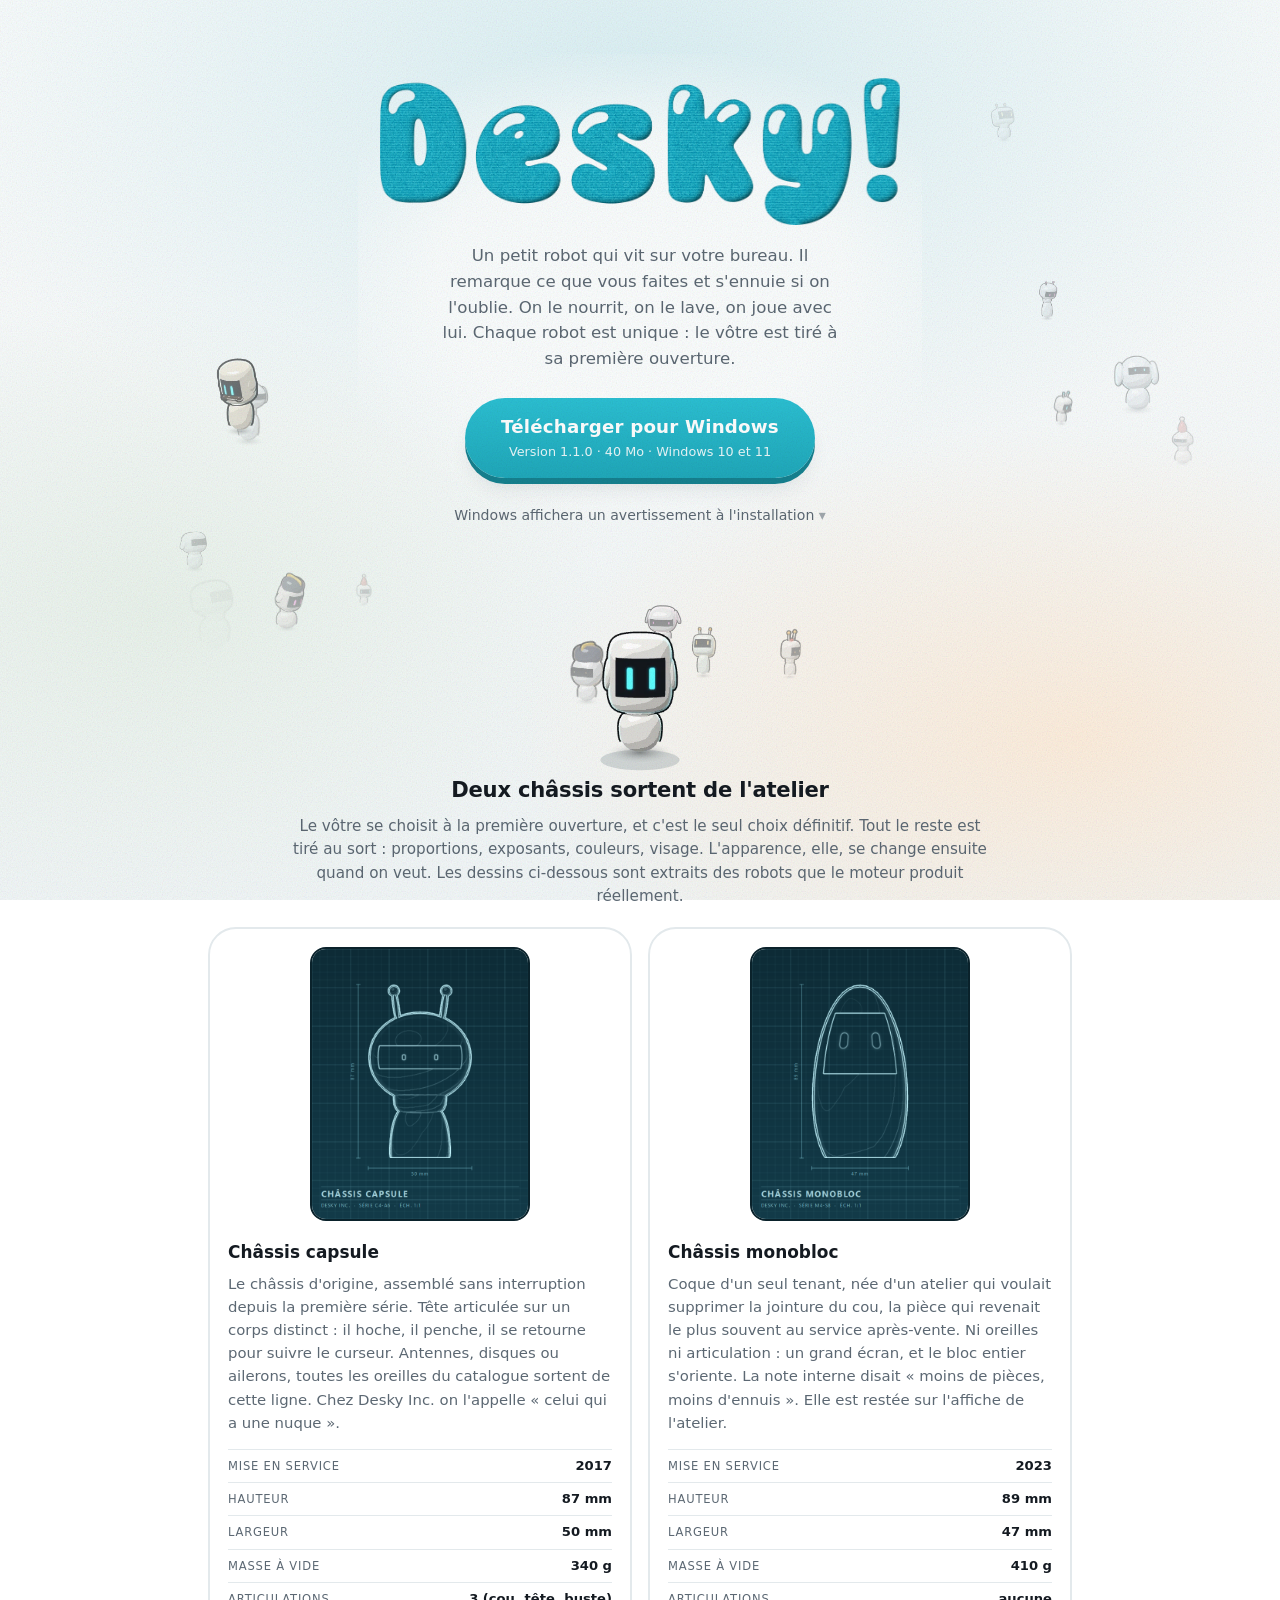
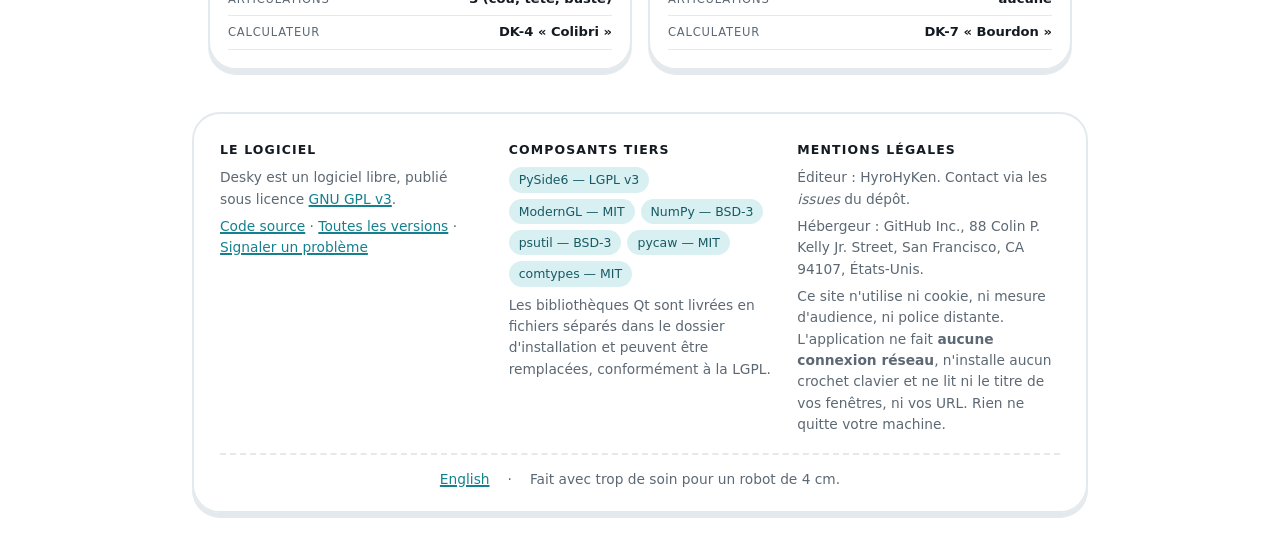
<file: docs/index.html>
<!doctype html>
<html lang="fr">
<head>
<meta charset="utf-8">
<meta name="viewport" content="width=device-width, initial-scale=1">
<meta name="color-scheme" content="light">
<title>Desky — un petit robot qui vit sur votre bureau</title>
<meta name="description" content="Desky est un compagnon de bureau gratuit pour Windows 10 et 11. Un petit robot qui réagit à ce que vous faites, qu'on nourrit, qu'on lave et avec qui on joue. Aucune connexion réseau, aucune donnée qui sort.">
<link rel="canonical" href="https://hyrohyken.github.io/Desky/">
<link rel="alternate" hreflang="fr" href="https://hyrohyken.github.io/Desky/">
<link rel="alternate" hreflang="en" href="https://hyrohyken.github.io/Desky/en/">
<link rel="alternate" hreflang="x-default" href="https://hyrohyken.github.io/Desky/">
<link rel="icon" href="favicon.ico" sizes="32x32 48x48 256x256">
<link rel="icon" type="image/png" sizes="32x32" href="assets/icon-32.png">
<link rel="icon" type="image/png" sizes="512x512" href="assets/icon-512.png">
<link rel="apple-touch-icon" href="assets/icon-180.png">
<meta property="og:type" content="website">
<meta property="og:site_name" content="Desky">
<meta property="og:url" content="https://hyrohyken.github.io/Desky/">
<meta property="og:title" content="Desky — un petit robot qui vit sur votre bureau">
<meta property="og:description" content="Un compagnon de bureau gratuit pour Windows. Aucune connexion, aucune donnée qui sort.">
<meta property="og:image" content="https://hyrohyken.github.io/Desky/assets/social.png">
<meta property="og:image:width" content="1200">
<meta property="og:image:height" content="630">
<meta property="og:image:alt" content="Le logo Desky au-dessus d'une rangée de petits robots, tous différents.">
<meta property="og:locale" content="fr_FR">
<meta property="og:locale:alternate" content="en_GB">
<meta name="twitter:card" content="summary_large_image">
<meta name="twitter:image" content="https://hyrohyken.github.io/Desky/assets/social.png">
<!-- donnees:debut — régénéré à chaque release, comme le bouton. -->
<script type="application/ld+json">
{
  "@context": "https://schema.org",
  "@type": "SoftwareApplication",
  "name": "Desky",
  "url": "https://hyrohyken.github.io/Desky/",
  "inLanguage": "fr",
  "description": "Desky est un compagnon de bureau gratuit pour Windows. Un petit robot qui réagit à ce que vous faites, qu'on nourrit, qu'on lave et avec qui on joue. Aucune connexion réseau, aucune donnée qui quitte la machine.",
  "applicationCategory": "EntertainmentApplication",
  "operatingSystem": "Windows 10, Windows 11",
  "softwareVersion": "1.1.0",
  "downloadUrl": "https://github.com/HyroHyKen/Desky/releases/download/v1.1.0/Desky-1.1.0-setup.exe",
  "installUrl": "https://hyrohyken.github.io/Desky/",
  "fileSize": "40 Mo",
  "softwareRequirements": "Windows 10 ou 11, OpenGL 3.3",
  "isAccessibleForFree": true,
  "license": "https://www.gnu.org/licenses/gpl-3.0.html",
  "image": "https://hyrohyken.github.io/Desky/assets/social.png",
  "offers": {
    "@type": "Offer",
    "price": "0",
    "priceCurrency": "EUR"
  },
  "author": {
    "@type": "Person",
    "name": "HyroHyKen",
    "url": "https://github.com/HyroHyKen/Desky"
  },
  "codeRepository": "https://github.com/HyroHyKen/Desky"
}
</script>
<!-- donnees:fin -->
<link rel="stylesheet" href="style.css">
</head>
<body>

<main class="scene">
  <canvas id="champ" aria-hidden="true"></canvas>
  <canvas id="heros" aria-hidden="true"></canvas>

  <div class="carte">
    <img class="logo" src="assets/logo.png" alt="Desky" width="1181" height="334">

    <p class="pitch apparait" style="--retard: 160ms">
      Un petit robot qui vit sur votre bureau. Il remarque ce que vous faites
      et s'ennuie si on l'oublie. On le nourrit, on le lave, on joue avec lui.
      Chaque robot est unique&nbsp;: le vôtre est tiré à sa première ouverture.
    </p>

    <div class="apparait" style="--retard: 280ms">
    <!-- telechargement:debut — bloc régénéré à chaque release par
         tools/site_release.py. Ne pas modifier à la main : la publication
         réécrit tout ce qui se trouve entre les deux marqueurs. -->
    <a class="telecharger" href="https://github.com/HyroHyKen/Desky/releases/download/v1.1.0/Desky-1.1.0-setup.exe">
      <span class="telecharger-titre">Télécharger pour Windows</span>
      <span class="telecharger-meta">Version 1.1.0 · 40 Mo · Windows 10 et 11</span>
    </a>
    <!-- telechargement:fin -->
    </div>

    <details class="avertissement apparait" style="--retard: 400ms">
      <summary>Windows affichera un avertissement à l'installation</summary>
      <div class="avertissement-corps">
        <p>
          L'installateur n'est pas signé par un certificat commercial — ils
          coûtent plusieurs centaines d'euros par an, et Desky est gratuit.
          Windows affiche donc «&nbsp;Windows a protégé votre ordinateur&nbsp;»
          pour tout programme qu'il ne reconnaît pas encore.
        </p>
        <ol>
          <li>Cliquez sur <strong>Informations complémentaires</strong>.</li>
          <li>Puis sur <strong>Exécuter quand même</strong>.</li>
        </ol>
        <p>
          Chaque version est publiée avec son empreinte SHA‑256 et une
          attestation de provenance
          <a href="https://www.sigstore.dev/" rel="noopener">Sigstore</a>. Elles
          garantissent que le fichier vient bien du dépôt public, construit à
          partir du commit annoncé — et vous pouvez le vérifier vous‑même en
          deux commandes&nbsp;:
        </p>
        <pre><code>Get-FileHash .\Desky-0.13.0-setup.exe -Algorithm SHA256
gh attestation verify .\Desky-0.13.0-setup.exe --repo HyroHyKen/Desky</code></pre>
        <p>
          L'empreinte attendue est dans <code>SHA256SUMS.txt</code>, à côté de
          l'installateur sur la
          <a href="https://github.com/HyroHyKen/Desky/releases/latest" rel="noopener">page
          de la version</a>.
        </p>
      </div>
    </details>
  </div>
</main>

<section class="ateliers" id="chassis">
  <div class="ateliers-entete apparait" style="--retard: 80ms">
    <h2>Deux châssis sortent de l'atelier</h2>
    <p>
      Le vôtre se choisit à la première ouverture, et c'est le seul choix
      définitif. Tout le reste est tiré au sort&nbsp;: proportions, exposants,
      couleurs, visage. L'apparence, elle, se change ensuite quand on veut. Les
      dessins ci-dessous sont extraits des robots que le moteur produit
      réellement.
    </p>
  </div>

  <div class="ateliers-grille">

    <article class="chassis apparait" style="--retard: 180ms">
      <img class="chassis-plan" src="assets/blueprint_capsule.webp"
           alt="Dessin industriel du châssis capsule : tête arrondie sur un corps distinct, coté 87 mm de haut et 50 mm de large."
           width="560" height="700" loading="lazy" decoding="async">
      <div class="chassis-texte">
        <h3>Châssis capsule</h3>
        <p>
          Le châssis d'origine, assemblé sans interruption depuis la première
          série. Tête articulée sur un corps distinct&nbsp;: il hoche, il penche,
          il se retourne pour suivre le curseur. Antennes, disques ou ailerons,
          toutes les oreilles du catalogue sortent de cette ligne. Chez Desky
          Inc. on l'appelle «&nbsp;celui qui a une nuque&nbsp;».
        </p>
        <dl class="fiche">
          <div><dt>Mise en service</dt><dd>2017</dd></div>
          <div><dt>Hauteur</dt><dd>87 mm</dd></div>
          <div><dt>Largeur</dt><dd>50 mm</dd></div>
          <div><dt>Masse à vide</dt><dd>340 g</dd></div>
          <div><dt>Articulations</dt><dd>3 (cou, tête, buste)</dd></div>
          <div><dt>Calculateur</dt><dd>DK-4 «&nbsp;Colibri&nbsp;»</dd></div>
        </dl>
      </div>
    </article>

    <article class="chassis apparait" style="--retard: 300ms">
      <img class="chassis-plan" src="assets/blueprint_monobloc.webp"
           alt="Dessin industriel du châssis monobloc : coque d'un seul tenant à grand écran, cotée 89 mm de haut et 47 mm de large."
           width="560" height="700" loading="lazy" decoding="async">
      <div class="chassis-texte">
        <h3>Châssis monobloc</h3>
        <p>
          Coque d'un seul tenant, née d'un atelier qui voulait supprimer la
          jointure du cou, la pièce qui revenait le plus souvent au service
          après-vente. Ni oreilles ni articulation&nbsp;: un grand écran, et le
          bloc entier s'oriente. La note interne disait «&nbsp;moins de pièces,
          moins d'ennuis&nbsp;». Elle est restée sur l'affiche de l'atelier.
        </p>
        <dl class="fiche">
          <div><dt>Mise en service</dt><dd>2023</dd></div>
          <div><dt>Hauteur</dt><dd>89 mm</dd></div>
          <div><dt>Largeur</dt><dd>47 mm</dd></div>
          <div><dt>Masse à vide</dt><dd>410 g</dd></div>
          <div><dt>Articulations</dt><dd>aucune</dd></div>
          <div><dt>Calculateur</dt><dd>DK-7 «&nbsp;Bourdon&nbsp;»</dd></div>
        </dl>
      </div>
    </article>

  </div>
</section>

<footer>
  <div class="pied apparait" style="--retard: 540ms">
    <div class="pied-colonnes">

      <section>
        <h2>Le logiciel</h2>
        <p>
          Desky est un logiciel libre, publié sous licence
          <a href="https://www.gnu.org/licenses/gpl-3.0.html" rel="noopener">GNU
          GPL&nbsp;v3</a>.
        </p>
        <p>
          <a href="https://github.com/HyroHyKen/Desky" rel="noopener">Code source</a> ·
          <a href="https://github.com/HyroHyKen/Desky/releases" rel="noopener">Toutes les versions</a> ·
          <a href="https://github.com/HyroHyKen/Desky/issues" rel="noopener">Signaler un problème</a>
        </p>
      </section>

      <section>
        <h2>Composants tiers</h2>
        <ul class="pastilles">
          <li>PySide6 — LGPL v3</li>
          <li>ModernGL — MIT</li>
          <li>NumPy — BSD‑3</li>
          <li>psutil — BSD‑3</li>
          <li>pycaw — MIT</li>
          <li>comtypes — MIT</li>
        </ul>
        <p>
          Les bibliothèques Qt sont livrées en fichiers séparés dans le dossier
          d'installation et peuvent être remplacées, conformément à la LGPL.
        </p>
      </section>

      <section>
        <h2>Mentions légales</h2>
        <p>Éditeur&nbsp;: HyroHyKen. Contact via les <em>issues</em> du dépôt.</p>
        <p>
          Hébergeur&nbsp;: GitHub&nbsp;Inc., 88 Colin P. Kelly Jr. Street,
          San Francisco, CA 94107, États‑Unis.
        </p>
        <p>
          Ce site n'utilise ni cookie, ni mesure d'audience, ni police distante.
          L'application ne fait <strong>aucune connexion réseau</strong>,
          n'installe aucun crochet clavier et ne lit ni le titre de vos fenêtres,
          ni vos URL. Rien ne quitte votre machine.
        </p>
      </section>

    </div>

    <p class="pied-liens">
      <a href="en/">English</a>
      <span>·</span>
      <span>Fait avec trop de soin pour un robot de 4&nbsp;cm.</span>
    </p>
  </div>
</footer>

<script src="particles.js"></script>
<script src="hero.js"></script>
</body>
</html>
</file>
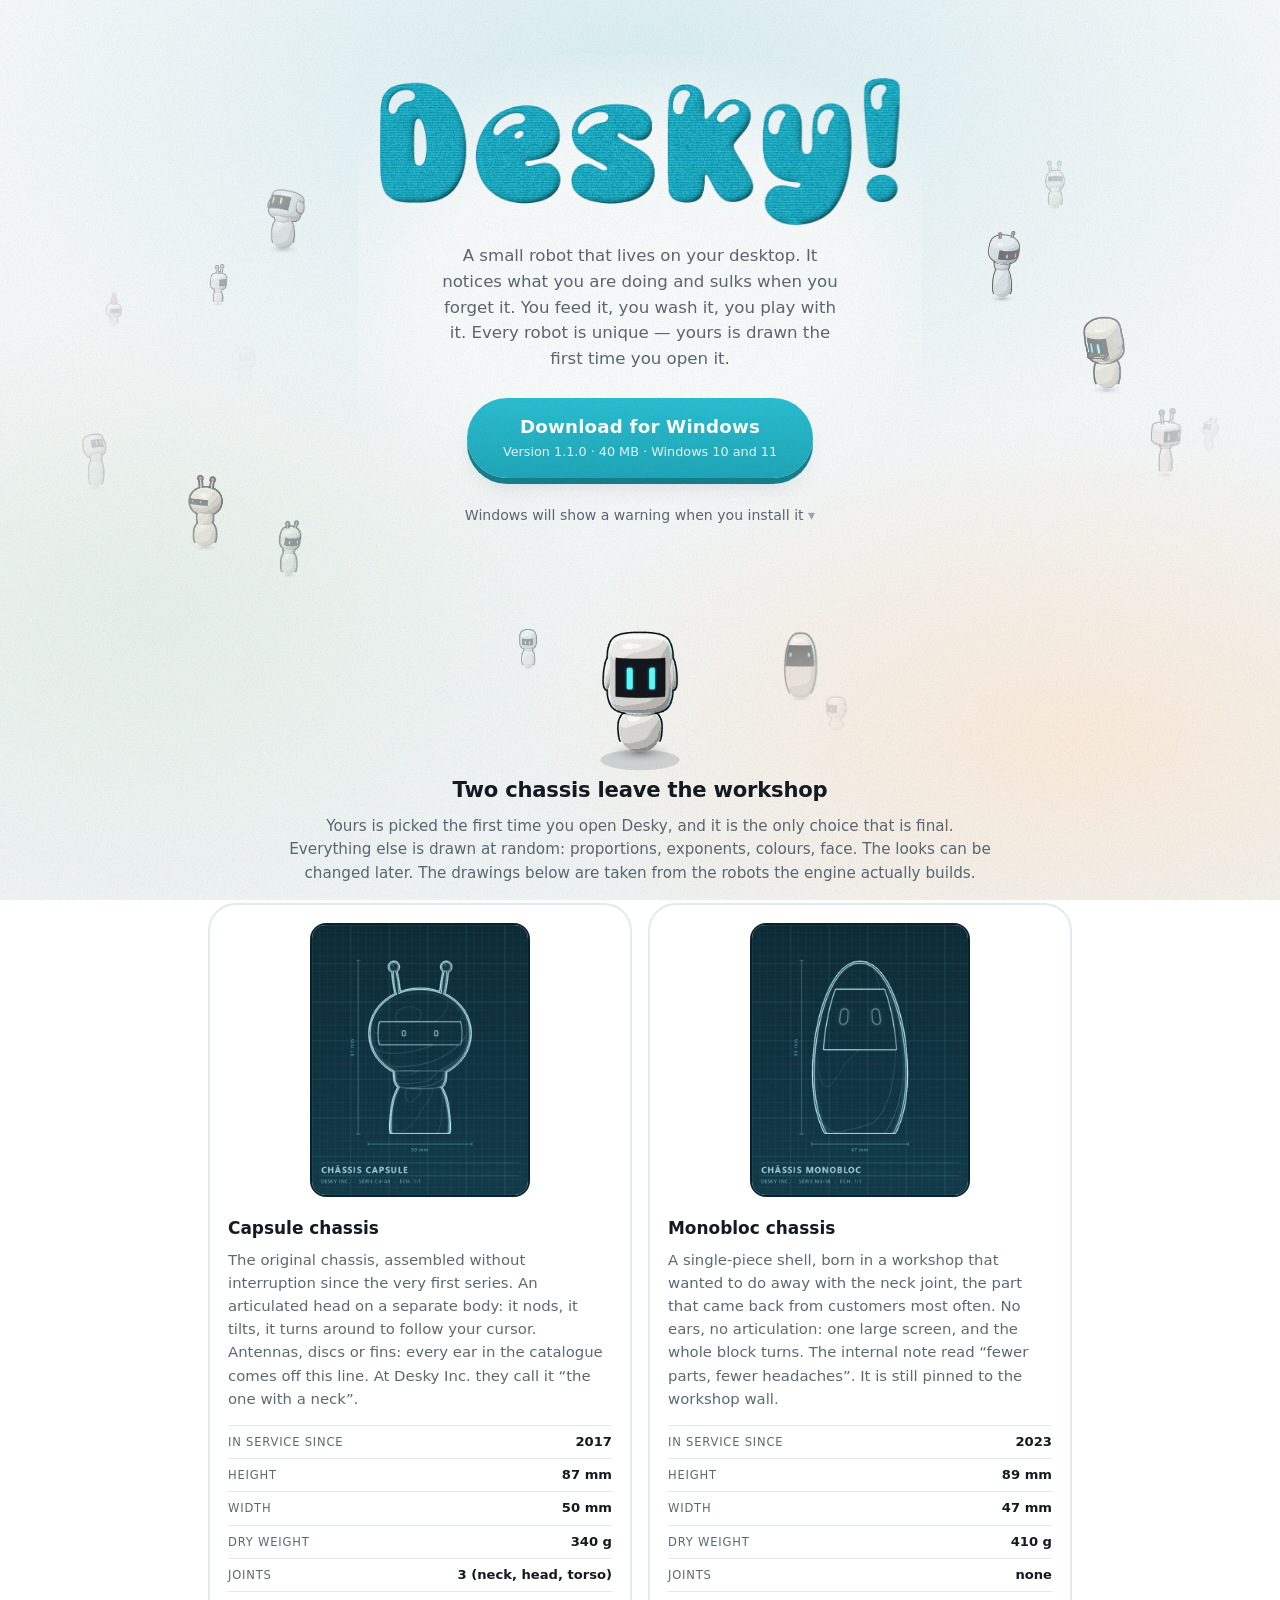
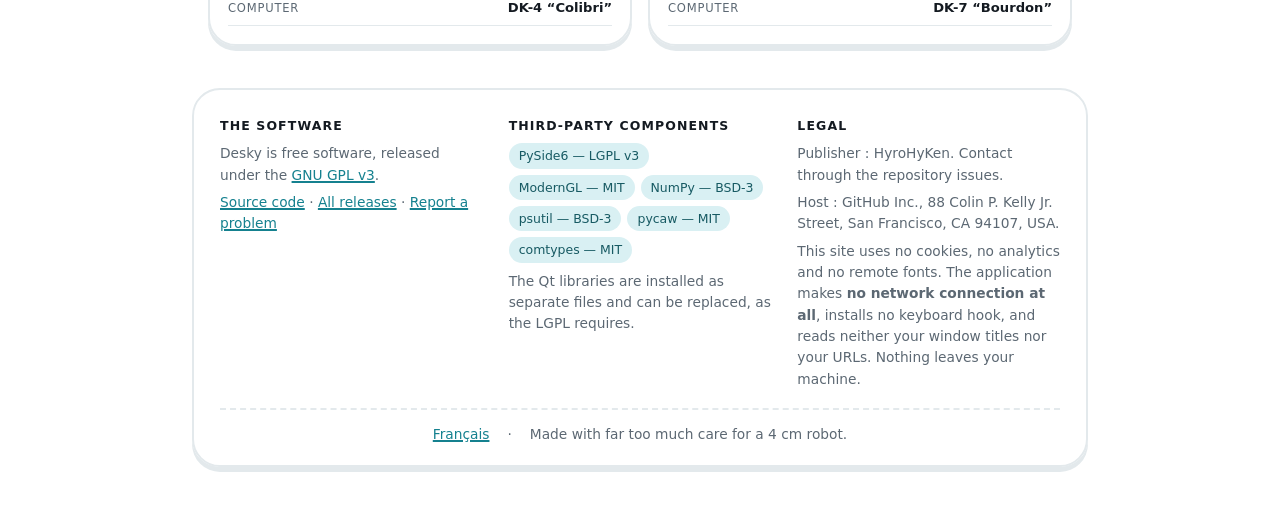
<file: docs/en/index.html>
<!doctype html>
<html lang="en">
<head>
<meta charset="utf-8">
<meta name="viewport" content="width=device-width, initial-scale=1">
<meta name="color-scheme" content="light">
<title>Desky — a small robot that lives on your desktop</title>
<meta name="description" content="Desky is a free desktop companion for Windows 10 and 11. A small robot that reacts to what you do, that you feed, wash and play with. No network connection, no data leaving your machine.">
<link rel="canonical" href="https://hyrohyken.github.io/Desky/en/">
<link rel="alternate" hreflang="fr" href="https://hyrohyken.github.io/Desky/">
<link rel="alternate" hreflang="en" href="https://hyrohyken.github.io/Desky/en/">
<link rel="alternate" hreflang="x-default" href="https://hyrohyken.github.io/Desky/">
<link rel="icon" href="../favicon.ico" sizes="32x32 48x48 256x256">
<link rel="icon" type="image/png" sizes="32x32" href="../assets/icon-32.png">
<link rel="icon" type="image/png" sizes="512x512" href="../assets/icon-512.png">
<link rel="apple-touch-icon" href="../assets/icon-180.png">
<meta property="og:type" content="website">
<meta property="og:site_name" content="Desky">
<meta property="og:url" content="https://hyrohyken.github.io/Desky/en/">
<meta property="og:title" content="Desky — a small robot that lives on your desktop">
<meta property="og:description" content="A free desktop companion for Windows. No connection, no data leaving your machine.">
<meta property="og:image" content="https://hyrohyken.github.io/Desky/assets/social.png">
<meta property="og:image:width" content="1200">
<meta property="og:image:height" content="630">
<meta property="og:image:alt" content="The Desky logo above a row of small robots, each one different.">
<meta property="og:locale" content="en_GB">
<meta property="og:locale:alternate" content="fr_FR">
<meta name="twitter:card" content="summary_large_image">
<meta name="twitter:image" content="https://hyrohyken.github.io/Desky/assets/social.png">
<!-- donnees:debut — regenerated on every release, like the button. -->
<script type="application/ld+json">
{
  "@context": "https://schema.org",
  "@type": "SoftwareApplication",
  "name": "Desky",
  "url": "https://hyrohyken.github.io/Desky/en/",
  "inLanguage": "en",
  "description": "Desky is a free desktop companion for Windows. A small robot that reacts to what you do, that you feed, wash and play with. No network connection, no data leaving the machine.",
  "applicationCategory": "EntertainmentApplication",
  "operatingSystem": "Windows 10, Windows 11",
  "softwareVersion": "1.1.0",
  "downloadUrl": "https://github.com/HyroHyKen/Desky/releases/download/v1.1.0/Desky-1.1.0-setup.exe",
  "installUrl": "https://hyrohyken.github.io/Desky/en/",
  "fileSize": "40 MB",
  "softwareRequirements": "Windows 10 ou 11, OpenGL 3.3",
  "isAccessibleForFree": true,
  "license": "https://www.gnu.org/licenses/gpl-3.0.html",
  "image": "https://hyrohyken.github.io/Desky/assets/social.png",
  "offers": {
    "@type": "Offer",
    "price": "0",
    "priceCurrency": "EUR"
  },
  "author": {
    "@type": "Person",
    "name": "HyroHyKen",
    "url": "https://github.com/HyroHyKen/Desky"
  },
  "codeRepository": "https://github.com/HyroHyKen/Desky"
}
</script>
<!-- donnees:fin -->
<link rel="stylesheet" href="../style.css">
</head>
<body>

<main class="scene">
  <canvas id="champ" aria-hidden="true"></canvas>
  <canvas id="heros" aria-hidden="true"></canvas>

  <div class="carte">
    <img class="logo" src="../assets/logo.png" alt="Desky" width="1181" height="334">

    <p class="pitch apparait" style="--retard: 160ms">
      A small robot that lives on your desktop. It notices what you are doing
      and sulks when you forget it. You feed it, you wash it, you play with it.
      Every robot is unique&nbsp;— yours is drawn the first time you open it.
    </p>

    <div class="apparait" style="--retard: 280ms">
    <!-- telechargement:debut — block regenerated on every release by
         tools/site_release.py. Do not edit by hand: publishing rewrites
         everything between the two markers. -->
    <a class="telecharger" href="https://github.com/HyroHyKen/Desky/releases/download/v1.1.0/Desky-1.1.0-setup.exe">
      <span class="telecharger-titre">Download for Windows</span>
      <span class="telecharger-meta">Version 1.1.0 · 40 MB · Windows 10 and 11</span>
    </a>
    <!-- telechargement:fin -->
    </div>

    <details class="avertissement apparait" style="--retard: 400ms">
      <summary>Windows will show a warning when you install it</summary>
      <div class="avertissement-corps">
        <p>
          The installer is not signed with a commercial certificate — those cost
          several hundred euros a year, and Desky is free. So Windows shows
          “Windows protected your PC” for any program it does not recognise yet.
        </p>
        <ol>
          <li>Click <strong>More info</strong>.</li>
          <li>Then <strong>Run anyway</strong>.</li>
        </ol>
        <p>
          Every release ships with its SHA‑256 checksum and a
          <a href="https://www.sigstore.dev/" rel="noopener">Sigstore</a>
          provenance attestation. Together they guarantee the file really comes
          from the public repository, built from the commit it names — and you
          can check it yourself in two commands&nbsp;:
        </p>
        <pre><code>Get-FileHash .\Desky-0.13.0-setup.exe -Algorithm SHA256
gh attestation verify .\Desky-0.13.0-setup.exe --repo HyroHyKen/Desky</code></pre>
        <p>
          The expected checksum is in <code>SHA256SUMS.txt</code>, next to the
          installer on the
          <a href="https://github.com/HyroHyKen/Desky/releases/latest" rel="noopener">release
          page</a>.
        </p>
      </div>
    </details>
  </div>
</main>

<section class="ateliers" id="chassis">
  <div class="ateliers-entete apparait" style="--retard: 80ms">
    <h2>Two chassis leave the workshop</h2>
    <p>
      Yours is picked the first time you open Desky, and it is the only choice
      that is final. Everything else is drawn at random: proportions,
      exponents, colours, face. The looks can be changed later. The drawings
      below are taken from the robots the engine actually builds.
    </p>
  </div>

  <div class="ateliers-grille">

    <article class="chassis apparait" style="--retard: 180ms">
      <img class="chassis-plan" src="../assets/blueprint_capsule.webp"
           alt="Technical drawing of the capsule chassis: a rounded head on a separate body, dimensioned 87 mm tall and 50 mm wide."
           width="560" height="700" loading="lazy" decoding="async">
      <div class="chassis-texte">
        <h3>Capsule chassis</h3>
        <p>
          The original chassis, assembled without interruption since the very
          first series. An articulated head on a separate body: it nods, it
          tilts, it turns around to follow your cursor. Antennas, discs or fins:
          every ear in the catalogue comes off this line. At Desky Inc. they call
          it “the one with a neck”.
        </p>
        <dl class="fiche">
          <div><dt>In service since</dt><dd>2017</dd></div>
          <div><dt>Height</dt><dd>87 mm</dd></div>
          <div><dt>Width</dt><dd>50 mm</dd></div>
          <div><dt>Dry weight</dt><dd>340 g</dd></div>
          <div><dt>Joints</dt><dd>3 (neck, head, torso)</dd></div>
          <div><dt>Computer</dt><dd>DK-4 “Colibri”</dd></div>
        </dl>
      </div>
    </article>

    <article class="chassis apparait" style="--retard: 300ms">
      <img class="chassis-plan" src="../assets/blueprint_monobloc.webp"
           alt="Technical drawing of the monobloc chassis: a single-piece shell with a large screen, dimensioned 89 mm tall and 47 mm wide."
           width="560" height="700" loading="lazy" decoding="async">
      <div class="chassis-texte">
        <h3>Monobloc chassis</h3>
        <p>
          A single-piece shell, born in a workshop that wanted to do away with
          the neck joint, the part that came back from customers most often. No
          ears, no articulation: one large screen, and the whole block
          turns. The internal note read “fewer parts, fewer headaches”. It is
          still pinned to the workshop wall.
        </p>
        <dl class="fiche">
          <div><dt>In service since</dt><dd>2023</dd></div>
          <div><dt>Height</dt><dd>89 mm</dd></div>
          <div><dt>Width</dt><dd>47 mm</dd></div>
          <div><dt>Dry weight</dt><dd>410 g</dd></div>
          <div><dt>Joints</dt><dd>none</dd></div>
          <div><dt>Computer</dt><dd>DK-7 “Bourdon”</dd></div>
        </dl>
      </div>
    </article>

  </div>
</section>

<footer>
  <div class="pied apparait" style="--retard: 540ms">
    <div class="pied-colonnes">

      <section>
        <h2>The software</h2>
        <p>
          Desky is free software, released under the
          <a href="https://www.gnu.org/licenses/gpl-3.0.html" rel="noopener">GNU
          GPL&nbsp;v3</a>.
        </p>
        <p>
          <a href="https://github.com/HyroHyKen/Desky" rel="noopener">Source code</a> ·
          <a href="https://github.com/HyroHyKen/Desky/releases" rel="noopener">All releases</a> ·
          <a href="https://github.com/HyroHyKen/Desky/issues" rel="noopener">Report a problem</a>
        </p>
      </section>

      <section>
        <h2>Third‑party components</h2>
        <ul class="pastilles">
          <li>PySide6 — LGPL v3</li>
          <li>ModernGL — MIT</li>
          <li>NumPy — BSD‑3</li>
          <li>psutil — BSD‑3</li>
          <li>pycaw — MIT</li>
          <li>comtypes — MIT</li>
        </ul>
        <p>
          The Qt libraries are installed as separate files and can be replaced,
          as the LGPL requires.
        </p>
      </section>

      <section>
        <h2>Legal</h2>
        <p>Publisher&nbsp;: HyroHyKen. Contact through the repository issues.</p>
        <p>
          Host&nbsp;: GitHub&nbsp;Inc., 88 Colin P. Kelly Jr. Street,
          San Francisco, CA 94107, USA.
        </p>
        <p>
          This site uses no cookies, no analytics and no remote fonts. The
          application makes <strong>no network connection at all</strong>,
          installs no keyboard hook, and reads neither your window titles nor
          your URLs. Nothing leaves your machine.
        </p>
      </section>

    </div>

    <p class="pied-liens">
      <a href="../">Français</a>
      <span>·</span>
      <span>Made with far too much care for a 4&nbsp;cm robot.</span>
    </p>
  </div>
</footer>

<script src="../particles.js"></script>
<script src="../hero.js"></script>
</body>
</html>
</file>
<file: docs/style.css>
/* Site vitrine de Desky (lot L16).
 *
 * La palette part de celle du panneau de soin — l'accent cyan #1FA8BA est
 * exactement `panel.ACCENT`, l'encre `panel.INK` — et s'autorise autour d'elle
 * un fond dégradé et un grain que l'application n'a pas : une page web éclairée
 * à plat a l'air d'un brouillon, là où une fenêtre posée sur un vrai bureau
 * emprunte sa texture à ce qu'il y a derrière.
 *
 * **Thème clair seulement.** Pas de variante sombre : le produit est un objet
 * clair, le logo est fourni pour fond clair, et une page qui bascule au gré des
 * réglages du visiteur double la surface à vérifier pour un écran unique.
 *
 * Aucune police distante, aucune feuille tierce, aucune requête sortante : une
 * page qui vend un logiciel sans sortie réseau ne peut pas appeler trois
 * domaines pour s'afficher.
 */

:root {
  color-scheme: light;

  --encre: #141a21;
  --encre-doux: #5c6873;
  --accent: #1fa8ba;
  --accent-sombre: #15818f;
  --accent-pale: #d9f0f3;
  --creme: #fdf6ec;
  --carte: #ffffff;
  --bord: #e3e9ec;
  --bord-fort: #cfd9de;
  --ombre: rgba(20, 40, 50, 0.16);

  --rayon: 20px;
  --rayon-grand: 28px;

  /* Le rebond du produit (§10) : une seule courbe, réutilisée partout, pour que
   * tout ce qui bouge sur la page appartienne à la même main. */
  --ressort: cubic-bezier(0.34, 1.56, 0.64, 1);
}

* { box-sizing: border-box; }

html, body { margin: 0; padding: 0; }

body {
  min-height: 100svh;
  color: var(--encre);
  font-family: ui-rounded, "SF Pro Rounded", "Segoe UI Variable Display",
               "Segoe UI", system-ui, -apple-system, sans-serif;
  font-size: 17px;
  line-height: 1.55;
  -webkit-font-smoothing: antialiased;

  /* Deux halos, un froid en haut et un chaud en bas à droite, sur un dégradé
   * vertical très pâle. Fixés : le fond ne défile pas avec le pied de page,
   * sinon on voit la couture. */
  background:
    radial-gradient(1200px 660px at 50% 8%,  #dcf1f5 0%, rgba(220, 241, 245, 0) 62%),
    radial-gradient(980px 540px at 84% 82%,  #fdeedd 0%, rgba(253, 238, 221, 0) 58%),
    radial-gradient(760px 520px at 12% 68%,  #eaf3ec 0%, rgba(234, 243, 236, 0) 60%),
    linear-gradient(180deg, #fcfefe 0%, #f2f7f8 100%);
  background-attachment: fixed;
}

/* Grain. Un bruit fractal en SVG, embarqué en data-URI : pas une requête de
 * plus, et il se répète sans couture. C'est ce qui empêche les grands aplats
 * dégradés de faire « page de garde vide ». */
body::after {
  content: "";
  position: fixed;
  inset: 0;
  z-index: 3;
  pointer-events: none;
  opacity: 0.38;
  background-image: url("data:image/svg+xml,%3Csvg xmlns='http://www.w3.org/2000/svg' width='200' height='200'%3E%3Cfilter id='g'%3E%3CfeTurbulence type='fractalNoise' baseFrequency='0.8' numOctaves='3' stitchTiles='stitch'/%3E%3C/filter%3E%3Crect width='100%25' height='100%25' filter='url(%23g)' opacity='0.5'/%3E%3C/svg%3E");
  background-size: 200px 200px;
  mix-blend-mode: multiply;
}

/* --- Entrées ------------------------------------------------------------- */

/* Tout arrive l'un après l'autre, et rien n'arrive à sa taille finale : c'est
 * la leçon du lot L9. Le décalage est porté par `--retard`, posé dans le HTML,
 * pour qu'on lise l'ordre d'apparition dans l'ordre du document. */
@keyframes surgit {
  from { opacity: 0; transform: translateY(20px) scale(0.94); }
  to   { opacity: 1; transform: none; }
}

@keyframes surgit-logo {
  from { opacity: 0; transform: translateY(26px) scale(0.78); }
  to   { opacity: 1; transform: none; }
}

@keyframes flotte {
  from { transform: translateY(-4px); }
  to   { transform: translateY(4px); }
}

.apparait {
  animation: surgit 640ms var(--ressort) both;
  animation-delay: var(--retard, 0ms);
}

/* --- La scène centrale --------------------------------------------------- */

.scene {
  position: relative;
  min-height: 86svh;
  display: grid;
  place-items: center;
  padding: 44px 16px 210px;
  overflow: hidden;
}

/* Le champ de particules. Une **ellipse** et non un disque : un cercle assez
 * large pour laisser respirer la carte déborderait de la fenêtre en hauteur, et
 * on n'en verrait plus qu'une bande — le halo cesserait de se lire comme centré.
 * `pointer-events: none` est indispensable : le canvas couvre le bouton. */
#champ {
  position: absolute;
  inset: 0;
  margin: auto;
  width: min(98vw, 1180px);
  height: min(82svh, 760px);
  pointer-events: none;
  -webkit-mask-image: radial-gradient(ellipse at center,
                      #000 26%, rgba(0, 0, 0, 0.55) 52%, transparent 76%);
  mask-image: radial-gradient(ellipse at center,
              #000 26%, rgba(0, 0, 0, 0.55) 52%, transparent 76%);
}

/* Le sol du robot : une bande en bas de la scène, dont la hauteur est
 * **réservée par le rembourrage de `.scene`**. Sans cette réservation le
 * contenu, centré, descendrait dans la bande et le robot passerait devant le
 * bouton de téléchargement — ou derrière, ce qui est pire. */
#heros {
  position: absolute;
  left: 0;
  bottom: 0;
  /* `width: 100%` et non `right: 0` : `.scene` est une grille centrée, et le
   * `justify-items: center` qu'elle impose à ses enfants fait rétrécir un
   * absolu dont les deux décalages sont posés. Mesuré à 400 px au lieu de la
   * largeur de la page avant correction. */
  width: 100%;
  height: 200px;
  z-index: 2;
  pointer-events: none;
}

/* Halo de lisibilité sous le contenu : sans lui, une particule qui passe
 * derrière la phrase d'accroche la fait vibrer. */
.carte {
  position: relative;
  z-index: 1;
  text-align: center;
  max-width: 36rem;
  padding: 24px 22px 20px;
  background: radial-gradient(ellipse 78% 62% at 50% 46%,
              rgba(252, 254, 254, 0.96) 0%,
              rgba(252, 254, 254, 0.86) 46%,
              rgba(252, 254, 254, 0) 78%);
}

.logo {
  display: block;
  /* Deux bornes, et elles ne servent pas le même écran. Le `78vw` gouverne
   * seul en dessous de 667 px de large — c'est lui qui donne le cadrage mobile,
   * et il n'a pas bougé. Le plafond en pixels ne s'applique qu'au-delà, là où
   * la place existe pour donner au logo la vedette. */
  width: min(520px, 78vw);
  height: auto;
  margin: 0 auto 18px;
  animation: surgit-logo 760ms var(--ressort) both,
             flotte 4.2s ease-in-out 900ms infinite alternate;
}

.pitch {
  margin: 0 auto 26px;
  max-width: 25rem;
  color: var(--encre-doux);
  font-size: 1.04rem;
}

/* --- Le bouton ----------------------------------------------------------- */

/* Un bouton-jouet : une semelle pleine et non floue sous la pastille, qui
 * s'écrase quand on appuie. C'est le geste des interfaces de console — on
 * *enfonce* quelque chose — et il ne coûte qu'une ombre sans flou. */
.telecharger {
  position: relative;
  display: inline-flex;
  flex-direction: column;
  align-items: center;
  gap: 1px;
  padding: 15px 36px 16px;
  border-radius: 999px;
  background: linear-gradient(180deg, #2bc0d3 0%, var(--accent) 100%);
  color: #fff;
  text-decoration: none;
  box-shadow: 0 6px 0 0 var(--accent-sombre),
              0 14px 24px -10px var(--ombre);
  transition: transform 260ms var(--ressort),
              box-shadow 260ms var(--ressort),
              filter 160ms ease;
}

.telecharger:hover,
.telecharger:focus-visible {
  transform: translateY(-3px);
  filter: saturate(1.06);
  box-shadow: 0 9px 0 0 var(--accent-sombre),
              0 20px 30px -12px var(--ombre);
}

.telecharger:active {
  transform: translateY(5px);
  box-shadow: 0 1px 0 0 var(--accent-sombre),
              0 6px 12px -8px var(--ombre);
  transition-duration: 90ms;
}

.telecharger-titre {
  font-size: 1.14rem;
  font-weight: 800;
  letter-spacing: 0.01em;
}

.telecharger-meta {
  font-size: 0.8rem;
  opacity: 0.9;
  font-variant-numeric: tabular-nums;
}

/* Sous 420 px, « Télécharger pour Windows » ne tient plus sur une ligne et le
 * bouton se casse en deux — sur l'élément qui porte toute la page. On resserre
 * plutôt que de raccourcir le libellé : « Télécharger » seul dirait moins. */
@media (max-width: 420px) {
  .telecharger { padding: 14px 20px 15px; }
  .telecharger-titre { font-size: 1.04rem; }
  .telecharger-meta { font-size: 0.73rem; }
}

/* --- L'avertissement Windows --------------------------------------------- */

/* Discret par défaut, complet une fois déplié. C'est l'endroit où la majorité
 * des installations échouent : quelqu'un qui voit l'écran bleu sans y avoir été
 * préparé referme tout. Le dire avant vaut mieux que le découvrir. */
.avertissement {
  margin: 20px auto 0;
  max-width: 29rem;
  text-align: left;
  font-size: 0.9rem;
  color: var(--encre-doux);
}

.avertissement > summary {
  cursor: pointer;
  text-align: center;
  list-style: none;
  padding: 7px 14px;
  border-radius: 999px;
  font-size: 0.88rem;
  transition: color 160ms ease, background-color 160ms ease;
}

.avertissement > summary::-webkit-details-marker { display: none; }
.avertissement > summary::after { content: " ▾"; opacity: 0.55; }
.avertissement[open] > summary::after { content: " ▴"; }

.avertissement > summary:hover {
  color: var(--accent-sombre);
  background: rgba(255, 255, 255, 0.7);
}

/* Panneau-autocollant : bord franc et semelle nette, comme les vignettes de la
 * boutique du jeu. */
.avertissement-corps {
  margin-top: 10px;
  padding: 16px 18px;
  border: 2px solid var(--bord-fort);
  border-radius: var(--rayon);
  background: var(--carte);
  box-shadow: 0 4px 0 0 var(--bord);
  animation: surgit 420ms var(--ressort) both;
}

.avertissement-corps p { margin: 0 0 10px; }
.avertissement-corps p:last-child { margin-bottom: 0; }
.avertissement-corps ol { margin: 0 0 10px; padding-left: 1.3em; }

code, pre {
  font-family: ui-monospace, "Cascadia Code", Consolas, monospace;
  font-size: 0.85em;
}

pre {
  overflow-x: auto;
  padding: 10px 12px;
  border-radius: 12px;
  background: var(--accent-pale);
  color: #123c43;
  margin: 0 0 10px;
}

/* --- Les deux châssis (lot L22) ------------------------------------------ */

/* Posée entre la scène et le pied de page, à la **même largeur que le pied** :
 * les deux blocs sont des cartes de bas de page, et les décaler l'un par rapport
 * à l'autre donnerait deux colonnes de mesure différente sur un même écran. */
.ateliers {
  position: relative;
  z-index: 1;
  max-width: 56rem;
  margin: 0 auto;
  padding: 0 16px 34px;
  display: grid;
  gap: 18px;
}

.ateliers-entete {
  text-align: center;
  max-width: 44rem;
  margin: 0 auto;
}

.ateliers-entete h2 {
  margin: 0 0 8px;
  font-size: 1.32rem;
  letter-spacing: -0.01em;
}

.ateliers-entete p {
  margin: 0;
  color: var(--encre-doux);
  font-size: 0.95rem;
}

.ateliers-grille {
  display: grid;
  gap: 16px;
}

/* Même carte que le pied de page : bord de 2 px, ombre portée pleine, gros
 * rayon. Le site n'a qu'un seul objet, décliné. */
.chassis {
  display: grid;
  gap: 18px;
  padding: 18px;
  border: 2px solid var(--bord);
  border-radius: var(--rayon-grand);
  background: rgba(255, 255, 255, 0.78);
  box-shadow: 0 5px 0 0 var(--bord);
}

/* Le dessin est sombre et le reste de la page est clair : il lui faut son
 * propre cadre, sinon il se lit comme un trou. Le fond repris de la planche
 * elle-même (`#0d2b36`) évite la bande claire d'un pixel sur les bords
 * arrondis. */
.chassis-plan {
  width: 100%;
  height: auto;
  display: block;
  border-radius: 16px;
  background: #0d2b36;
  border: 2px solid #0a222b;
}

.chassis-texte h3 {
  margin: 0 0 8px;
  font-size: 1.06rem;
}

.chassis-texte p {
  margin: 0 0 14px;
  color: var(--encre-doux);
  font-size: 0.93rem;
}

/* La fiche technique en deux colonnes, étiquette à gauche et valeur à droite,
 * séparées par un filet : c'est ce qui la fait lire comme une notice d'usine
 * plutôt que comme un paragraphe de plus. Même parti pris que dans
 * l'application, où elle apparaît au survol d'un carton. */
.fiche {
  margin: 0;
  display: grid;
  gap: 0;
  font-size: 0.82rem;
}

.fiche > div {
  display: flex;
  justify-content: space-between;
  align-items: baseline;
  gap: 12px;
  padding: 6px 0;
  border-top: 1px solid var(--bord);
}

.fiche > div:last-child { border-bottom: 1px solid var(--bord); }

.fiche dt {
  color: var(--encre-doux);
  text-transform: uppercase;
  letter-spacing: 0.07em;
  font-size: 0.72rem;
  white-space: nowrap;
}

.fiche dd {
  margin: 0;
  text-align: right;
  font-weight: 600;
  color: var(--encre);
}

/* Le plan à gauche du texte dès qu'il y a la place. En dessous, il passe
 * au-dessus — et sa largeur est bornée pour qu'un dessin au format portrait
 * n'occupe pas un écran de téléphone à lui seul. */
@media (max-width: 559px) {
  .chassis-plan {
    max-width: 240px;
    margin: 0 auto;
  }
}

@media (min-width: 560px) {
  .chassis {
    grid-template-columns: 190px 1fr;
    align-items: start;
  }
}

@media (min-width: 900px) {
  .ateliers-grille { grid-template-columns: 1fr 1fr; }
  .chassis { grid-template-columns: 1fr; }
  .chassis-plan { max-width: 220px; margin: 0 auto; }
}

/* --- Pied de page -------------------------------------------------------- */

footer {
  position: relative;
  z-index: 1;
  padding: 8px 16px 48px;
  font-size: 0.86rem;
  color: var(--encre-doux);
}

/* Une carte posée, pas une bande collée au bas de page : le pied appartient au
 * même univers d'objets arrondis que le reste. */
.pied {
  max-width: 56rem;
  margin: 0 auto;
  padding: 26px 26px 20px;
  border: 2px solid var(--bord);
  border-radius: var(--rayon-grand);
  background: rgba(255, 255, 255, 0.78);
  box-shadow: 0 5px 0 0 var(--bord);
  display: grid;
  gap: 18px;
}

.pied h2 {
  font-size: 0.78rem;
  text-transform: uppercase;
  letter-spacing: 0.09em;
  color: var(--encre);
  margin: 0 0 8px;
}

.pied section { margin: 0; }
.pied p { margin: 0 0 6px; }
.pied p:last-child { margin-bottom: 0; }

/* Les composants tiers en pastilles : une liste à puces dans un pied de page a
 * l'air d'un fichier de licences, des pastilles ont l'air d'un générique. */
.pastilles {
  list-style: none;
  margin: 0 0 8px;
  padding: 0;
  display: flex;
  flex-wrap: wrap;
  gap: 6px;
}

.pastilles li {
  padding: 3px 10px;
  border-radius: 999px;
  background: var(--accent-pale);
  color: #175a63;
  font-size: 0.78rem;
  white-space: nowrap;
}

.pied-liens {
  display: flex;
  flex-wrap: wrap;
  gap: 8px 18px;
  justify-content: center;
  align-items: center;
  margin: 0;
  padding-top: 14px;
  border-top: 2px dashed var(--bord);
}

/* Habillage des liens **de texte seulement**.
 *
 * `:where()` annule la spécificité de la règle, et ce n'est pas un raffinement :
 * sans lui, `a:hover` vaut 0‑1‑1 et l'emporte sur `.telecharger`, qui ne vaut
 * que 0‑1‑0. Le libellé du bouton passait alors en cyan sur un fond cyan au
 * survol — illisible, et exactement au moment où on le regarde. Le
 * `:not([class])` dit la même chose autrement : un lien qui porte une classe est
 * un composant, il habille ses propres états.
 */
a:where(:not([class])) {
  color: var(--accent-sombre);
  text-decoration-thickness: 1.5px;
}

a:where(:not([class])):hover { color: var(--accent); }

@media (min-width: 760px) {
  .pied-colonnes {
    display: grid;
    grid-template-columns: repeat(3, 1fr);
    gap: 26px;
  }
}

/* Le mouvement est une préférence, pas un dû : quinze robots qui flottent sont
 * exactement ce qui gêne quelqu'un qui a demandé moins d'animation. Ici on coupe
 * les entrées et le flottement ; `particles.js` fige le champ de son côté. */
@media (prefers-reduced-motion: reduce) {
  .apparait, .logo, .avertissement-corps {
    animation: none !important;
    opacity: 1;
    transform: none;
  }
  * { transition-duration: 0.01ms !important; }
}
</file>
